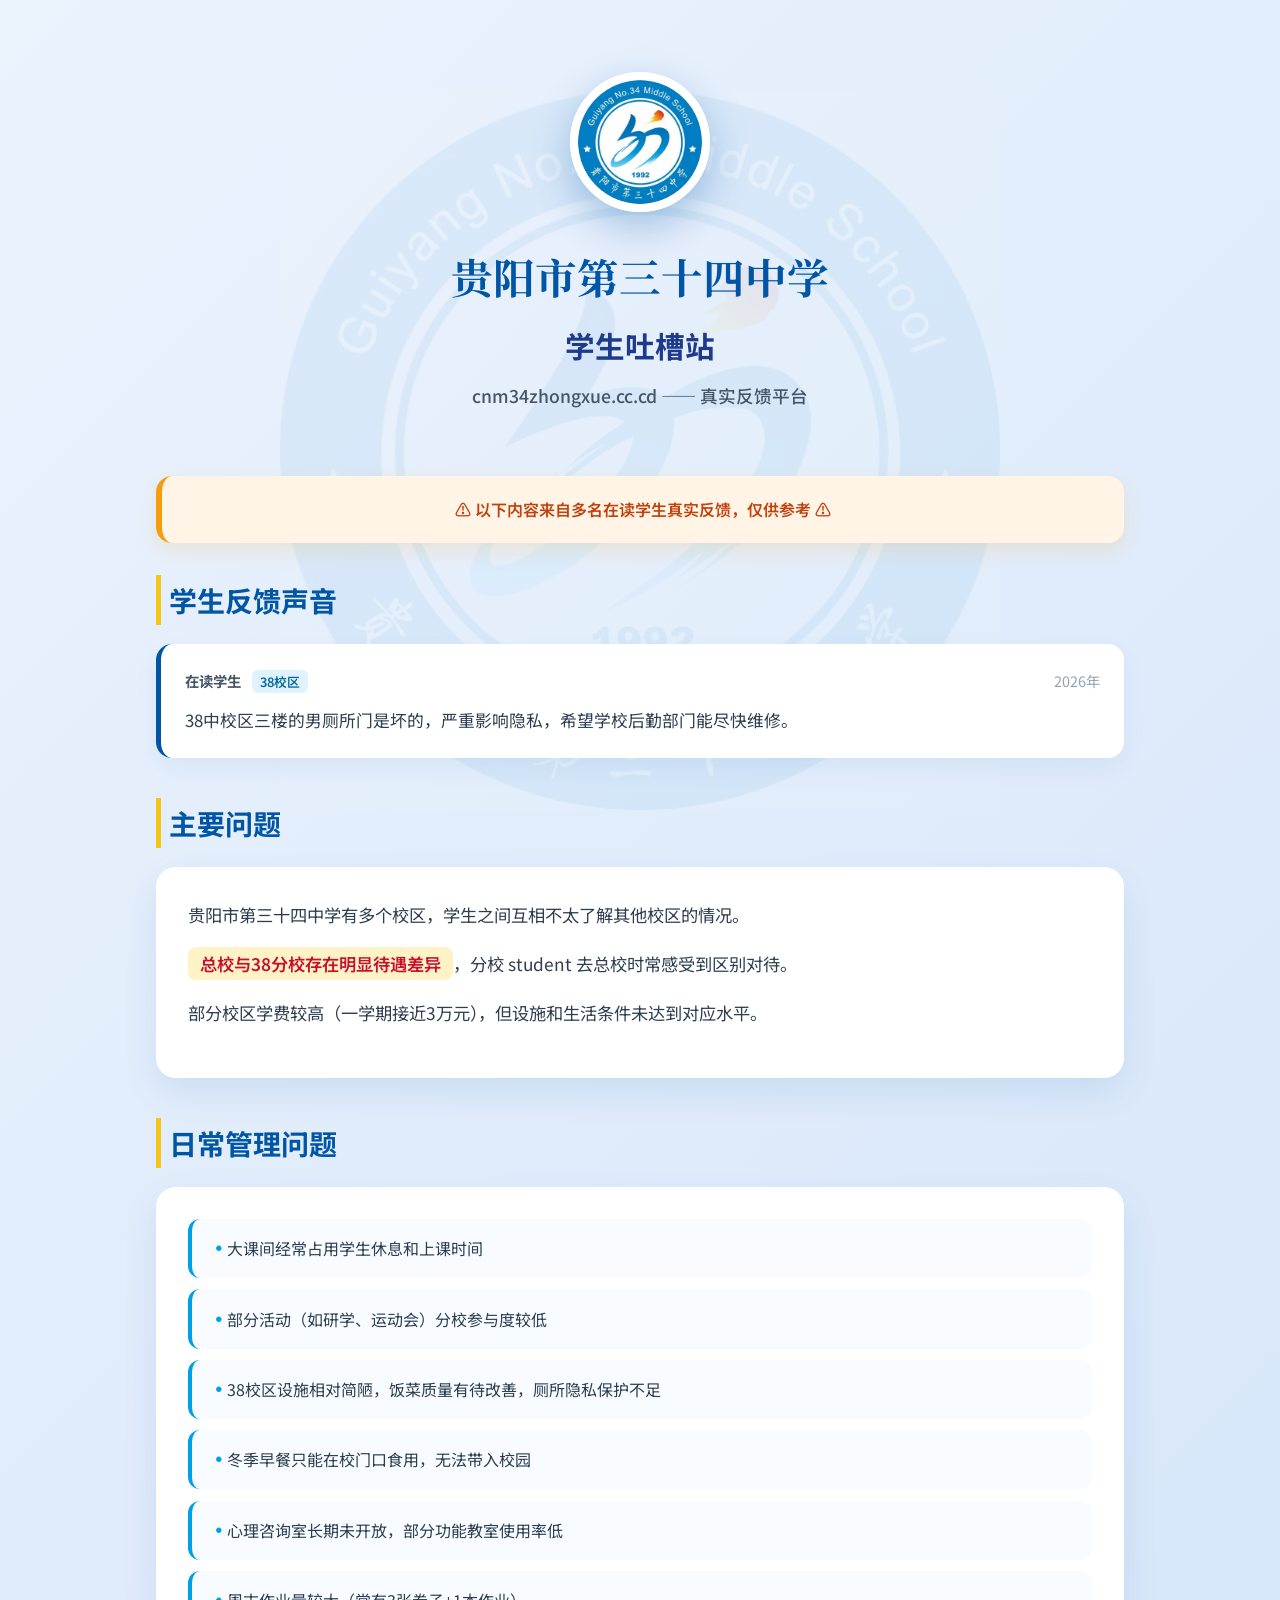
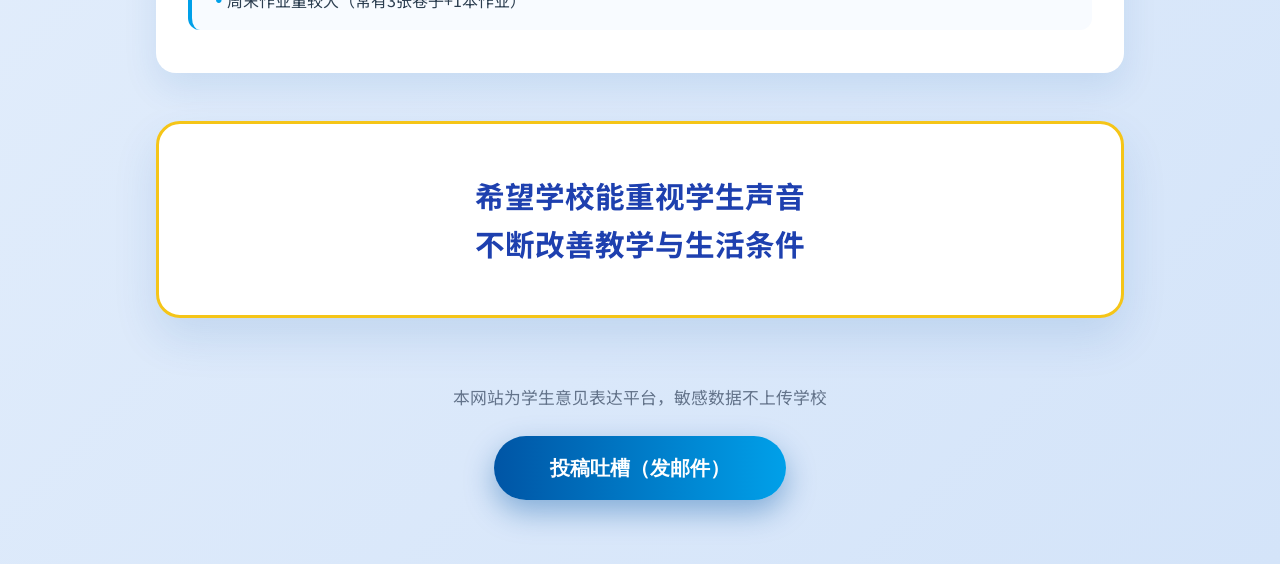
<file: index.html>
<!DOCTYPE html>
<html lang="zh-CN">
<head>
    <meta charset="UTF-8">
    <meta name="viewport" content="width=device-width, initial-scale=1.0">
    <title>贵阳市第三十四中学学生吐槽站</title>
    <link rel="stylesheet" href="style.css">
</head>
<body>
    <div class="bg-logo"></div>
    
    <div class="container">
        <header>
            <img src="logo.png" alt="贵阳市第三十四中学 LOGO" class="school-logo">
            <h1>贵阳市第三十四中学</h1>
            <h2 class="subtitle">学生吐槽站</h2>
            <p class="domain">cnm34zhongxue.cc.cd —— 真实反馈平台</p>
        </header>

        <div class="warning">
            ⚠️ 以下内容来自多名在读学生真实反馈，仅供参考 ⚠️
        </div>

        <section class="section">
            <h2>学生反馈声音</h2>
            <div id="feedback-list" class="feedback-container">
                <p class="loading-text">正在加载最新学生反馈...</p>
            </div>
        </section>

        <section class="section">
            <h2>主要问题</h2>
            <div class="card">
                <p>贵阳市第三十四中学有多个校区，学生之间互相不太了解其他校区的情况。</p>
                <p><span class="highlight">总校与38分校存在明显待遇差异</span>，分校 student 去总校时常感受到区别对待。</p>
                <p>部分校区学费较高（一学期接近3万元），但设施和生活条件未达到对应水平。</p>
            </div>
        </section>

        <section class="section">
            <h2>日常管理问题</h2>
            <div class="card">
                <ul>
                    <li>大课间经常占用学生休息和上课时间</li>
                    <li>部分活动（如研学、运动会）分校参与度较低</li>
                    <li>38校区设施相对简陋，饭菜质量有待改善，厕所隐私保护不足</li>
                    <li>冬季早餐只能在校门口食用，无法带入校园</li>
                    <li>心理咨询室长期未开放，部分功能教室使用率低</li>
                    
                    <li>周末作业量较大（常有3张卷子+1本作业）</li>
                </ul>
            </div>
        </section>

        <div class="hope">
            <p>希望学校能重视学生声音<br>不断改善教学与生活条件</p>
        </div>

        <footer>
            <p>本网站为学生意见表达平台，敏感数据不上传学校</p>
            <button id="rage-btn">投稿吐槽（发邮件）</button>
        </footer>
    </div>

    <script src="script.js"></script>
</body>
</html>
</file>
<file: style.css>
/* styles.css - 全新现代设计 */
@import url('https://fonts.googleapis.com/css2?family=Noto+Sans+SC:wght@400;500;700&family=Noto+Serif+SC:wght@700&display=swap');

:root {
    --primary: #0055A5;
    --secondary: #00A0E9;
    --accent: #F5C518;
    --text: #2c3e50;
    --light: #f8f9fa;
}

* {
    margin: 0;
    padding: 0;
    box-sizing: border-box;
}

body {
    font-family: 'Noto Sans SC', system-ui, sans-serif;
    background: linear-gradient(135deg, #ebf3fd 0%, #d4e4f9 100%);
    color: var(--text);
    line-height: 1.8;
    min-height: 100vh;
}

/* 背景LOGO水印 */
.bg-logo {
    position: fixed;
    top: 50%;
    left: 50%;
    transform: translate(-50%, -50%);
    width: 720px;
    height: 720px;
    background: url('logo.png') center/contain no-repeat;
    opacity: 0.06;
    z-index: -1;
    pointer-events: none;
}

/* 主容器 */
.container {
    max-width: 1000px;
    margin: 0 auto;
    padding: 2rem 1rem;
}

/* Header */
header {
    text-align: center;
    padding: 2.5rem 0 2rem;
}

.school-logo {
    width: 140px;
    height: 140px;
    border-radius: 50%;
    border: 8px solid white;
    box-shadow: 0 15px 40px rgba(0, 85, 165, 0.3);
    margin-bottom: 1.2rem;
    transition: 0.4s;
}

.school-logo:hover {
    transform: scale(1.1) rotate(8deg);
}

h1 {
    font-family: 'Noto Serif SC', serif;
    font-size: 2.6rem;
    color: var(--primary);
    margin-bottom: 0.3rem;
}

.subtitle {
    font-size: 1.85rem;
    color: #1e3a8a;
    font-weight: 700;
    margin-bottom: 0.5rem;
}

.domain {
    font-size: 1.1rem;
    color: #475569;
    font-weight: 500;
}

/* 警告 */
.warning {
    background: #fff4e5;
    color: #c2410c;
    padding: 1.2rem 1.5rem;
    border-radius: 16px;
    border-left: 6px solid #f59e0b;
    margin: 2rem 0;
    font-weight: 600;
    text-align: center;
    box-shadow: 0 8px 20px rgba(245, 158, 11, 0.15);
}

/* 内容卡片 */
.section h2 {
    color: var(--primary);
    font-size: 1.75rem;
    margin-bottom: 1.2rem;
    padding-left: 0.5rem;
    border-left: 5px solid var(--accent);
}

.card {
    background: white;
    border-radius: 20px;
    padding: 2rem;
    box-shadow: 0 15px 35px rgba(0, 85, 165, 0.1);
    margin-bottom: 2.5rem;
}

.card p {
    margin-bottom: 1.1rem;
    font-size: 1.08rem;
}

.card ul {
    list-style: none;
}

.card li {
    padding: 0.95rem 1rem 0.95rem 2.2rem;
    margin-bottom: 0.7rem;
    background: #f8fbff;
    border-radius: 12px;
    position: relative;
    border-left: 4px solid var(--secondary);
}

.card li:before {
    content: "•";
    position: absolute;
    left: 0.9rem;
    color: var(--secondary);
    font-size: 1.6rem;
    line-height: 1;
}

/* 高亮 */
.highlight {
    background: #fef3c7;
    padding: 4px 12px;
    border-radius: 8px;
    font-weight: 600;
    color: #c8102e;
}

/* 寄语区 */
.hope {
    background: white;
    padding: 3rem 2rem;
    border-radius: 24px;
    text-align: center;
    font-size: 1.85rem;
    font-weight: 700;
    color: #1e40af;
    box-shadow: 0 20px 45px rgba(0, 85, 165, 0.12);
    border: 3px solid var(--accent);
    margin: 3rem 0;
    line-height: 1.6;
}

/* Footer */
footer {
    text-align: center;
    margin-top: 4rem;
    padding-bottom: 2rem;
}

footer p {
    color: #64748b;
    margin-bottom: 1.5rem;
    font-size: 1.05rem;
}

#rage-btn {
    background: linear-gradient(90deg, var(--primary), var(--secondary));
    color: white;
    border: none;
    padding: 1.15rem 3.5rem;
    font-size: 1.22rem;
    font-weight: 600;
    border-radius: 50px;
    cursor: pointer;
    box-shadow: 0 12px 30px rgba(0, 85, 165, 0.4);
    transition: all 0.3s;
}

#rage-btn:hover {
    transform: translateY(-6px);
    box-shadow: 0 20px 40px rgba(0, 85, 165, 0.55);
}

/* 响应式优化 */
@media (max-width: 768px) {
    h1 { font-size: 2.2rem; }
    .subtitle { font-size: 1.55rem; }
    .school-logo { width: 115px; height: 115px; }
    .card { padding: 1.6rem; }
    .hope { font-size: 1.55rem; padding: 2.2rem 1.5rem; }
}
/* ... 保留原有样式 ... */

/* 🌟 新增：学生反馈列表样式 */
.feedback-container {
    display: flex;
    flex-direction: column;
    gap: 1.5rem;
    margin-bottom: 2.5rem;
}

.feedback-item {
    background: white;
    border-radius: 16px;
    padding: 1.5rem;
    box-shadow: 0 10px 25px rgba(0, 85, 165, 0.06);
    border-left: 5px solid var(--primary);
    transition: transform 0.3s ease;
}

.feedback-item:hover {
    transform: translateY(-2px);
}

.feedback-header {
    display: flex;
    justify-content: space-between;
    align-items: center;
    margin-bottom: 0.8rem;
    font-size: 0.9rem;
}

.feedback-user {
    font-weight: 700;
    color: #475569;
}

.feedback-tag {
    background: #e0f2fe;
    color: #0369a1;
    padding: 2px 8px;
    border-radius: 6px;
    font-size: 0.8rem;
    margin-left: 0.5rem;
    font-weight: 600;
}

.feedback-time {
    color: #94a3b8;
}

.feedback-content {
    font-size: 1.05rem;
    color: var(--text);
    line-height: 1.6;
}

.loading-text, .error-text {
    text-align: center;
    padding: 2rem;
    color: #64748b;
    background: rgba(255, 255, 255, 0.6);
    border-radius: 16px;
    font-style: italic;
}

.error-text {
    color: #ef4444;
}
</file>
